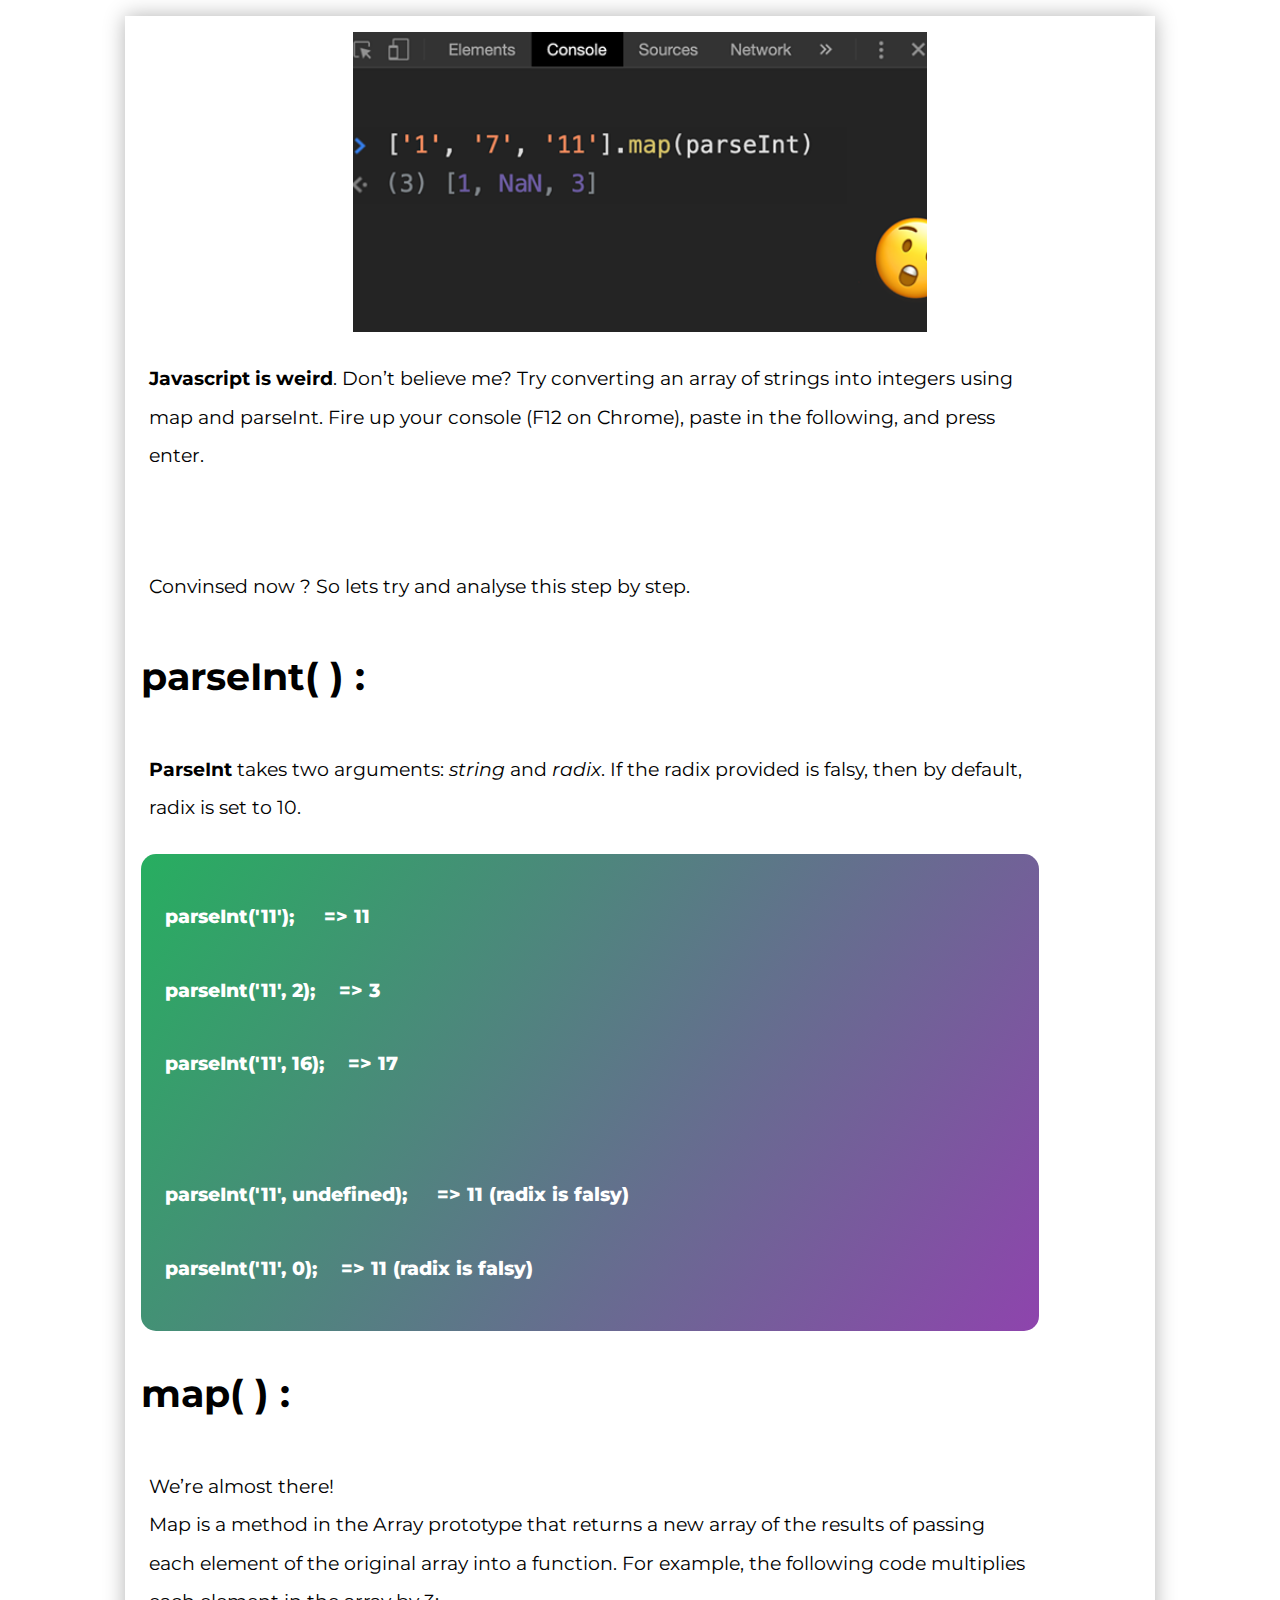
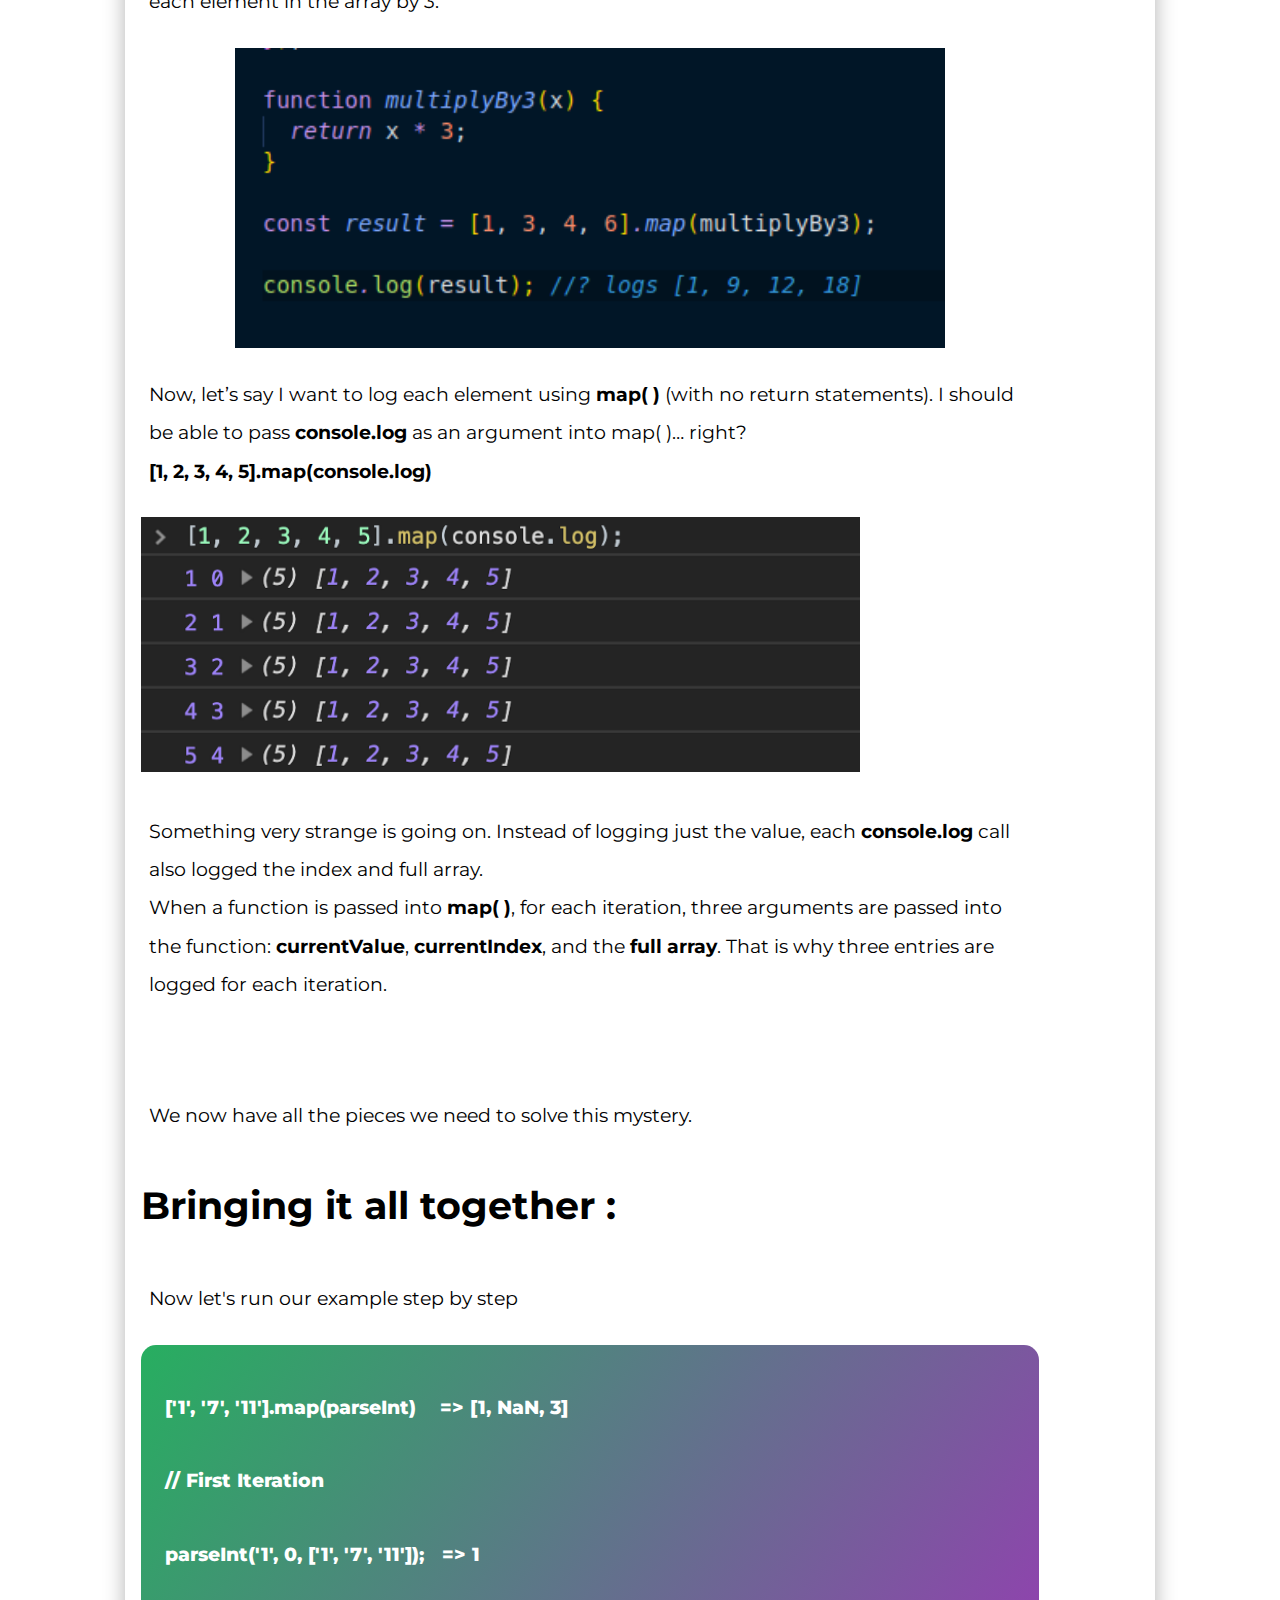
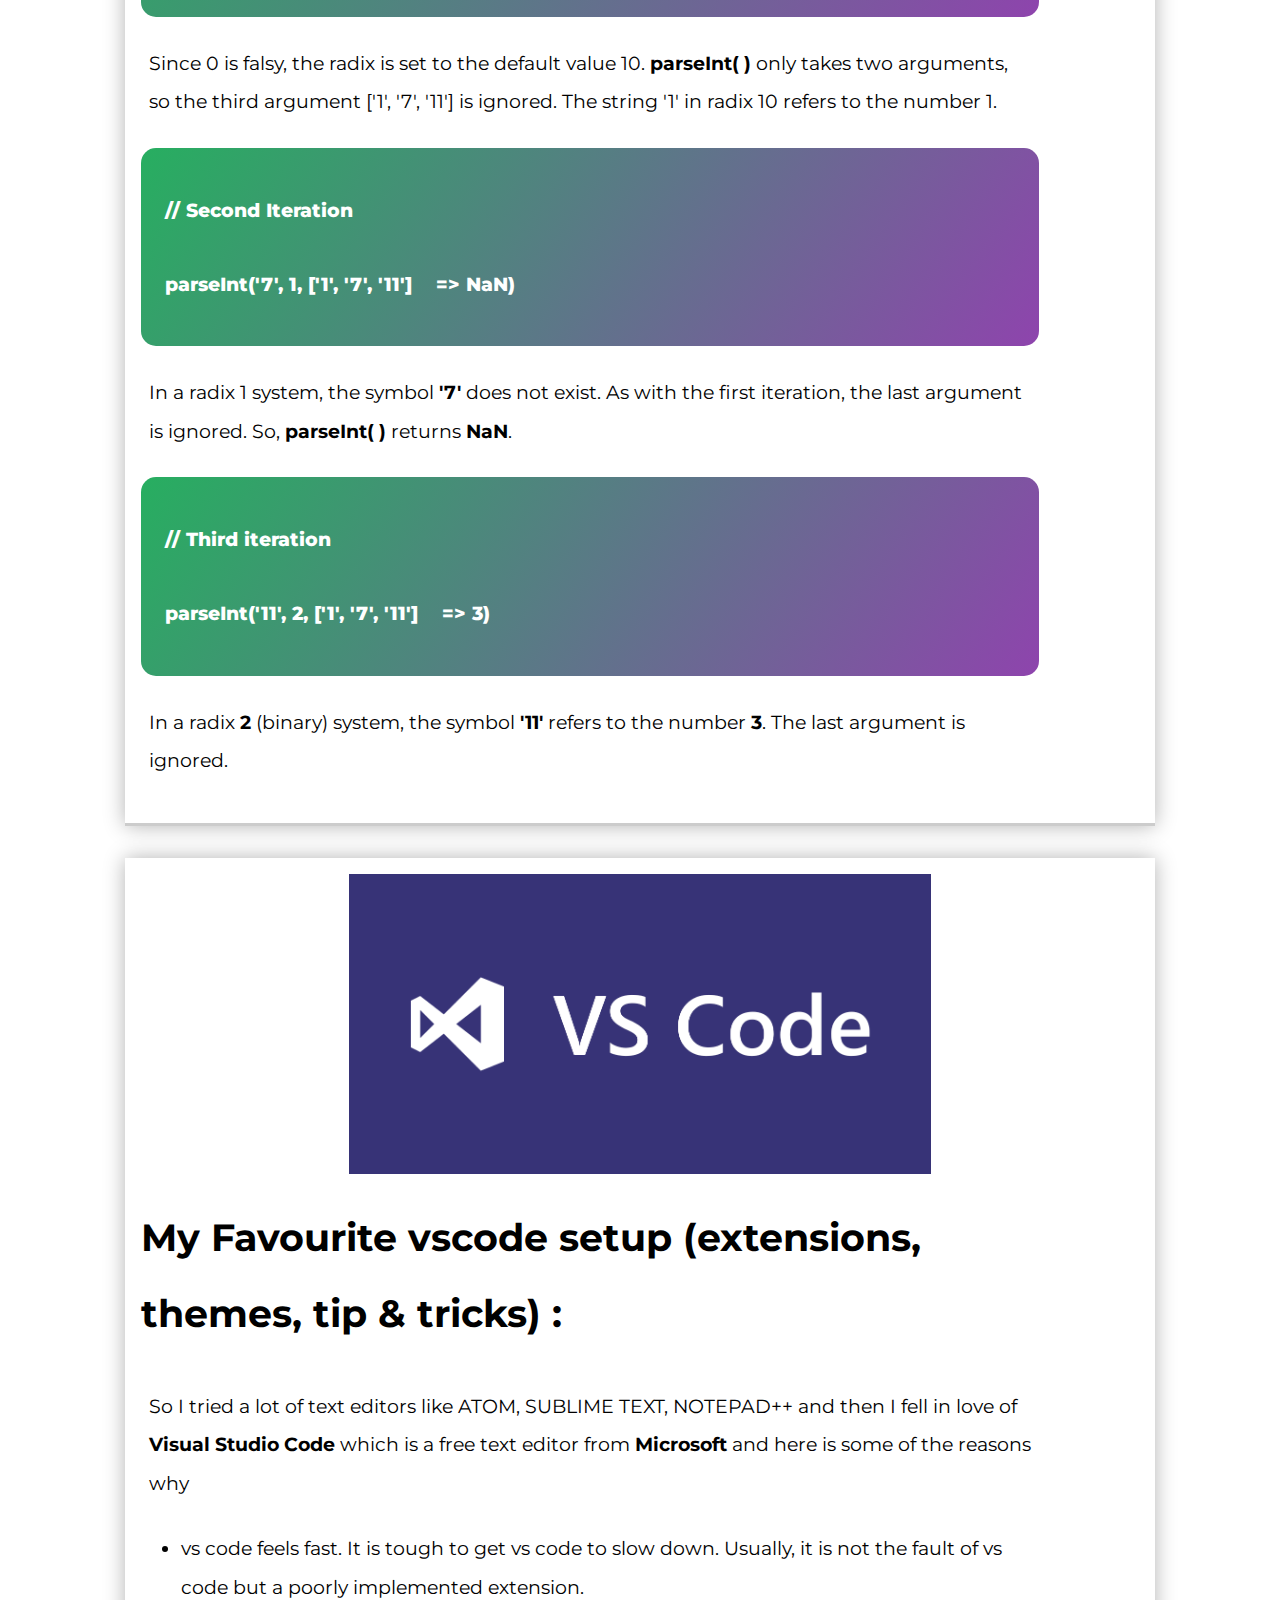
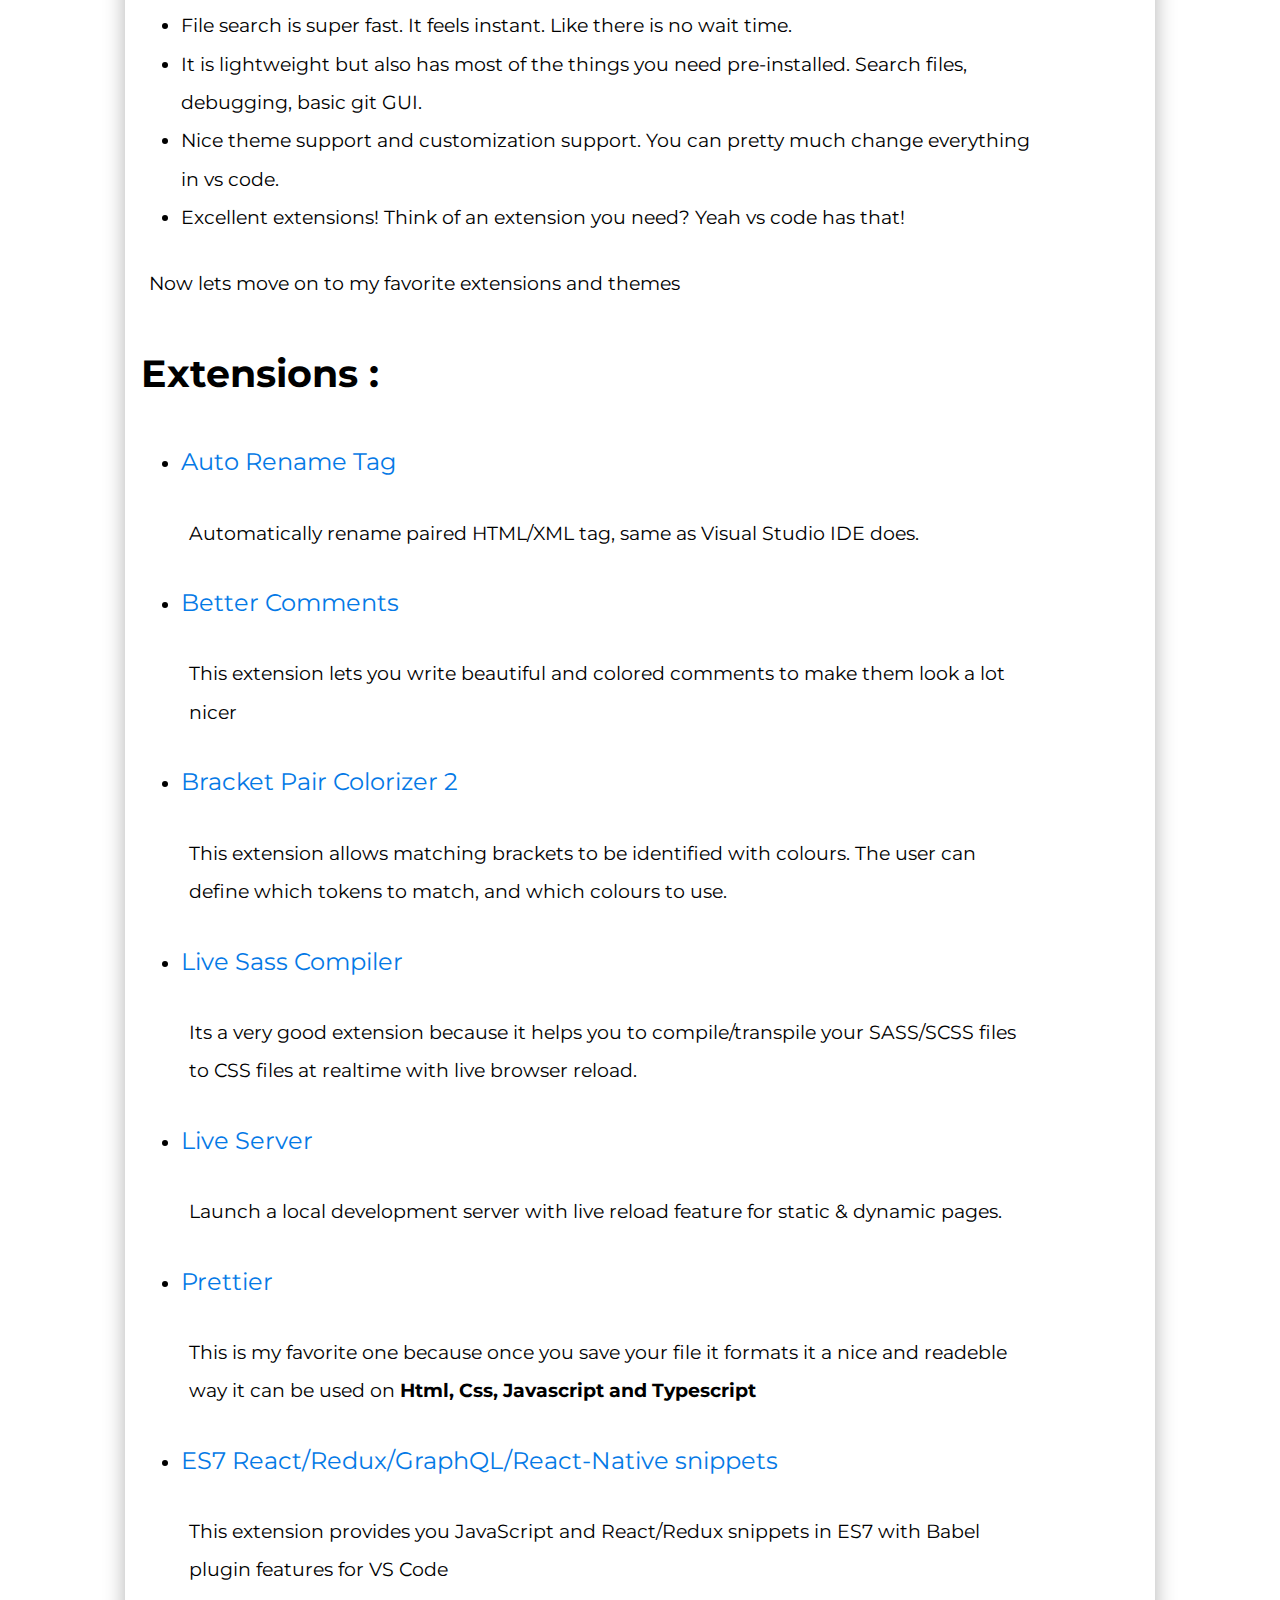
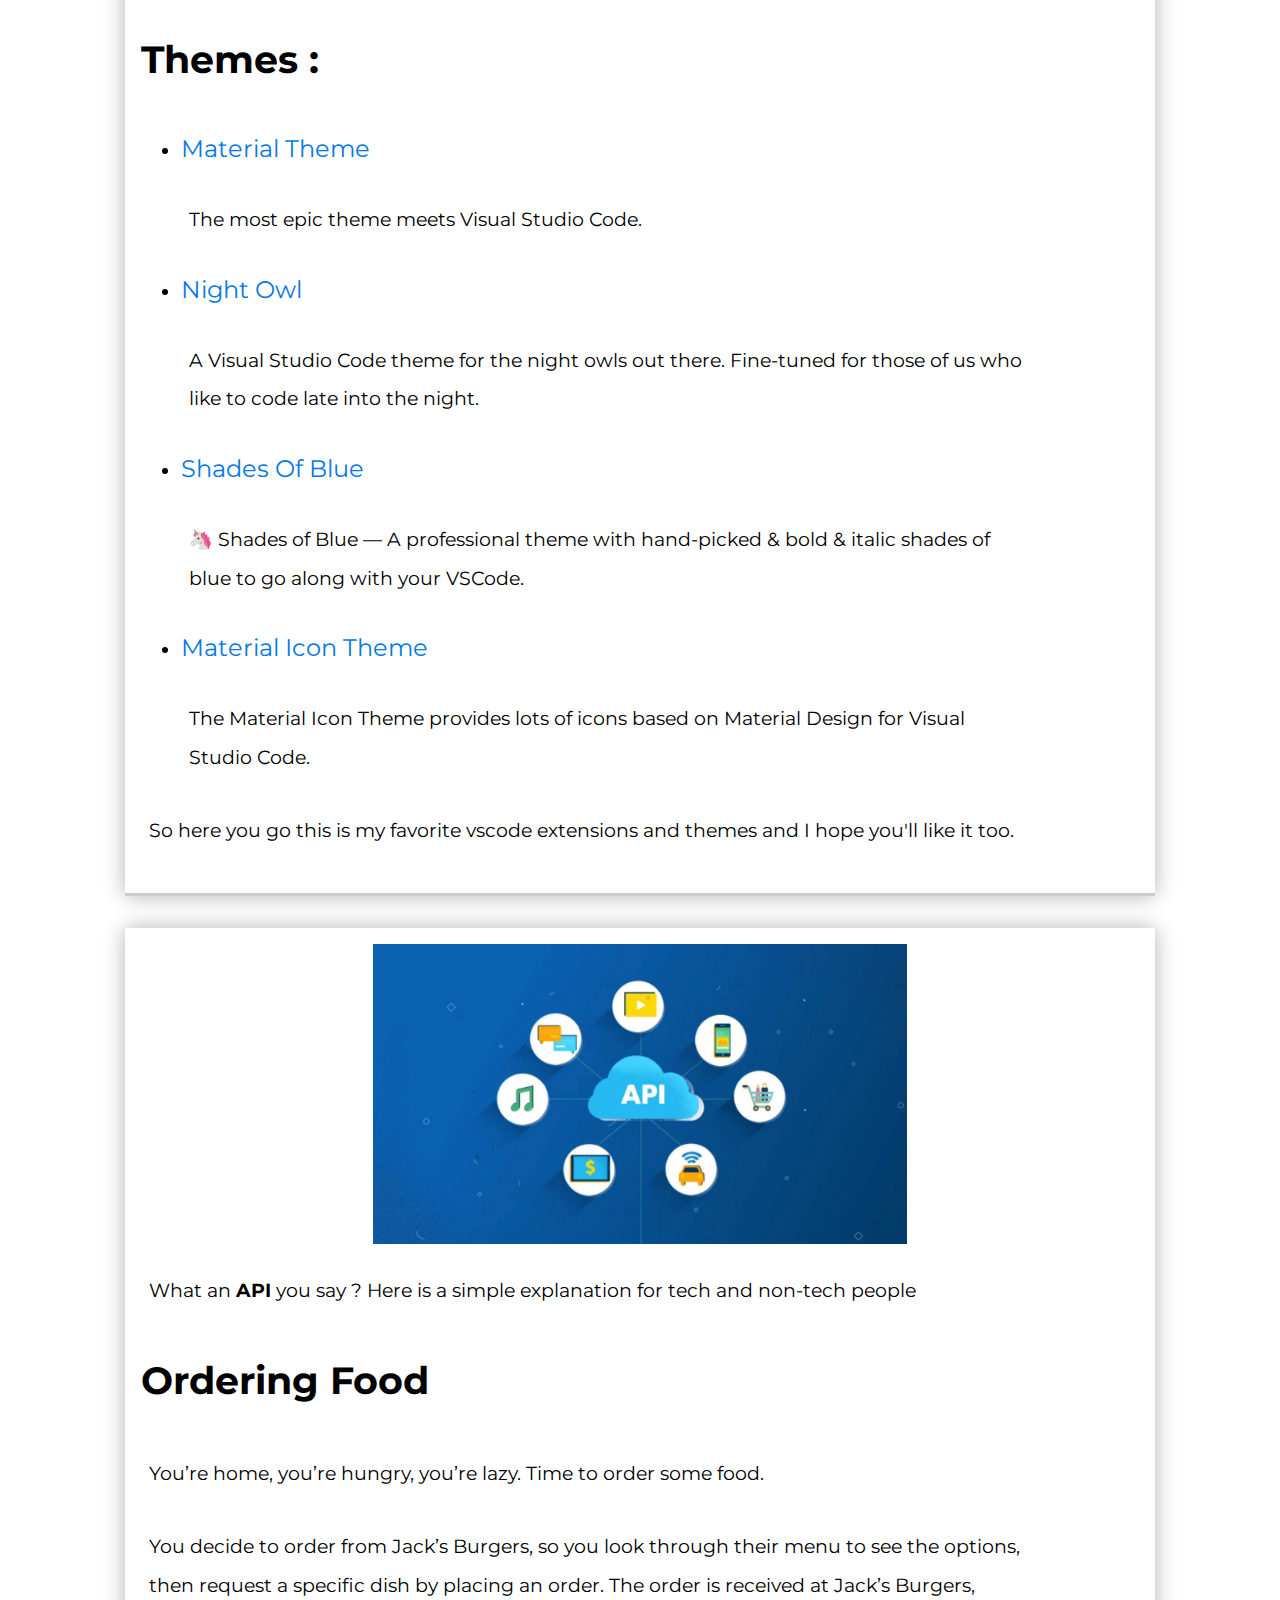
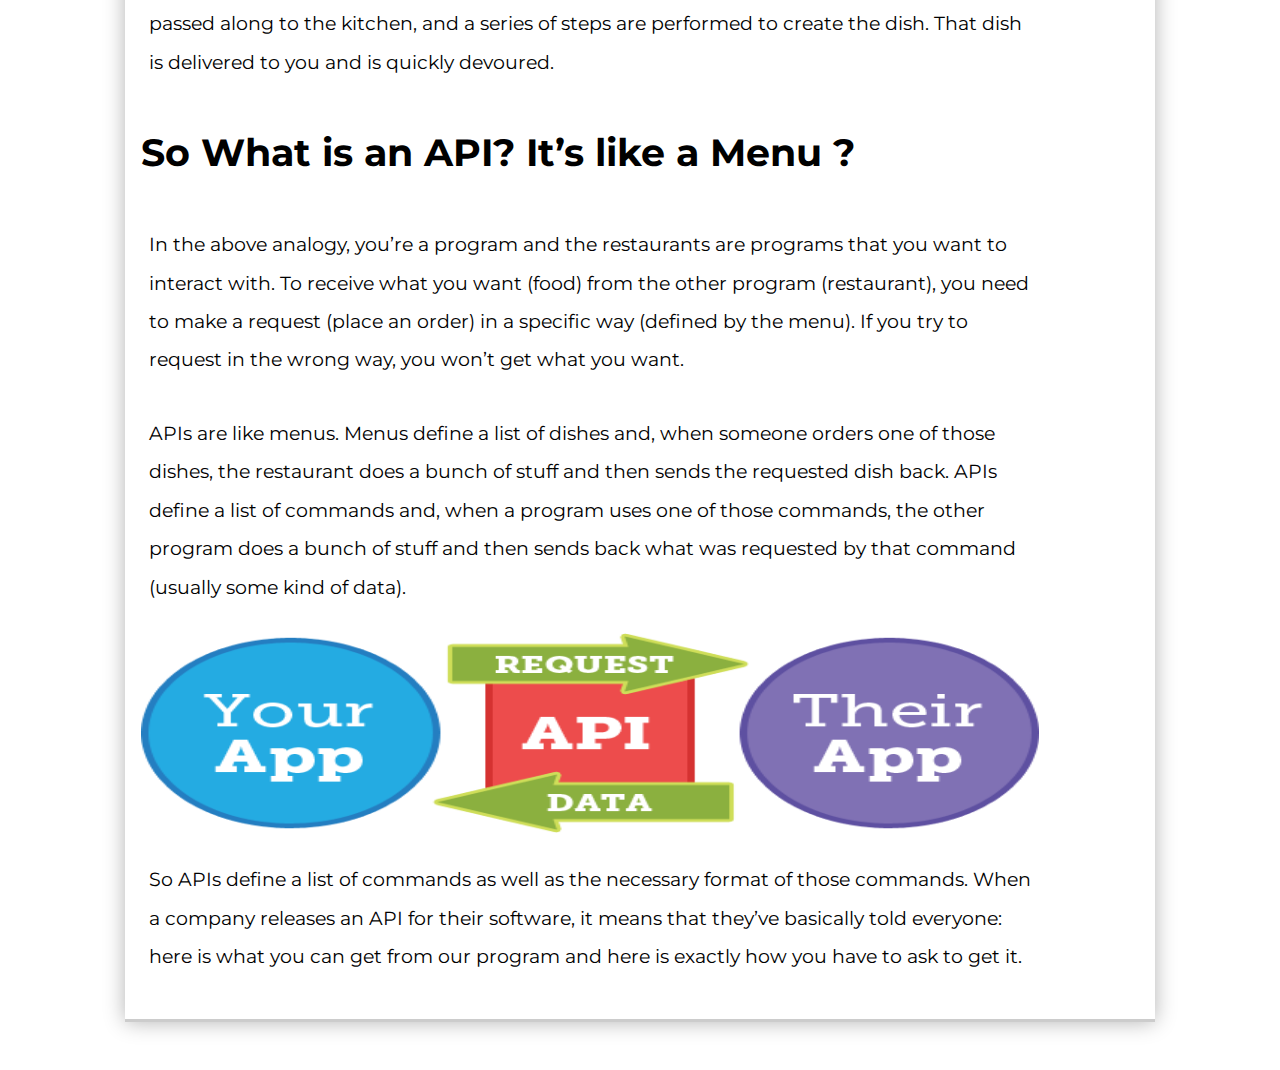
<file: blogs.html>
<!DOCTYPE html>
<html lang="en">
  <head>
    <meta charset="UTF-8" />
    <meta name="viewport" content="width=device-width, initial-scale=1.0" />
    <link rel="stylesheet" href="blogs-style.css" />
    <meta http-equiv="X-UA-Compatible" content="ie=edge" />
    <link
      href="https://fonts.googleapis.com/css?family=Montserrat&display=swap"
      rel="stylesheet"
    />
    <title>Blogs</title>
  </head>
  <body>
    <div class="blog" id="jiw">
      <div class="img">
        <img src="safe_image.png" alt="" />
      </div>
      <div class="content">
        <div class="wrapper">
          <p>
            <b>Javascript is weird</b>. Don’t believe me? Try converting an
            array of strings into integers using map and parseInt. Fire up your
            console (F12 on Chrome), paste in the following, and press enter.
          </p>
          <br />
          <p>Convinsed now ? So lets try and analyse this step by step.</p>
          <h1>parseInt( ) :</h1>
          <p>
            <b>ParseInt</b> takes two arguments: <i>string</i> and <i>radix</i>.
            If the radix provided is falsy, then by default, radix is set to 10.
          </p>
          <div class="snippet">
            <p>parseInt('11'); &nbsp;&nbsp;&nbsp; => 11</p>
            <p>parseInt('11', 2); &nbsp;&nbsp;&nbsp;=> 3</p>
            <p>parseInt('11', 16); &nbsp;&nbsp;&nbsp;=> 17</p>
            <br />
            <p>
              parseInt('11', undefined); &nbsp;&nbsp;&nbsp; => 11 (radix is
              falsy)
            </p>
            <p>parseInt('11', 0); &nbsp;&nbsp;&nbsp;=> 11 (radix is falsy)</p>
          </div>
          <h1>map( ) :</h1>
          <p>
            We’re almost there!
            <br />
            Map is a method in the Array prototype that returns a new array of
            the results of passing each element of the original array into a
            function. For example, the following code multiplies each element in
            the array by 3:
          </p>
          <div class="img">
            <img src="map-snippet.png" alt="" height="250px" width="600px" />
          </div>
          <p>
            Now, let’s say I want to log each element using <b>map( )</b> (with
            no return statements). I should be able to pass
            <b>console.log</b> as an argument into map( )… right?
            <br />
            <b>[1, 2, 3, 4, 5].map(console.log)</b>
          </p>
          <div class="img-container">
            <img src="map-log.png" alt="" width="600px" height="300px" />
          </div>
          <p>
            Something very strange is going on. Instead of logging just the
            value, each <b>console.log</b> call also logged the index and full
            array.
            <br />
            When a function is passed into <b>map( )</b>, for each iteration,
            three arguments are passed into the function: <b>currentValue</b>,
            <b>currentIndex</b>, and the <b>full array</b>. That is why three
            entries are logged for each iteration.
          </p>
          <br />
          <p>We now have all the pieces we need to solve this mystery.</p>
          <h1>Bringing it all together :</h1>
          <p>Now let's run our example step by step</p>
          <div class="snippet">
            <p>['1', '7', '11'].map(parseInt) &nbsp;&nbsp; => [1, NaN, 3]</p>
            <p>// First Iteration</p>
            <p>parseInt('1', 0, ['1', '7', '11']); &nbsp; => 1</p>
          </div>
          <p>
            Since 0 is falsy, the radix is set to the default value 10.
            <b>parseInt( )</b> only takes two arguments, so the third argument
            ['1', '7', '11'] is ignored. The string '1' in radix 10 refers to
            the number 1.
          </p>
          <div class="snippet">
            <p>// Second Iteration</p>
            <p>parseInt('7', 1, ['1', '7', '11'] &nbsp;&nbsp; => NaN)</p>
          </div>
          <p>
            In a radix 1 system, the symbol <b>'7'</b> does not exist. As with
            the first iteration, the last argument is ignored. So,
            <b>parseInt( )</b> returns <b>NaN</b>.
          </p>
          <div class="snippet">
            <p>// Third iteration</p>
            <p>parseInt('11', 2, ['1', '7', '11'] &nbsp;&nbsp; => 3)</p>
          </div>
          <p>
            In a radix <b>2</b> (binary) system, the symbol <b>'11'</b> refers
            to the number <b>3</b>. The last argument is ignored.
          </p>
        </div>
      </div>
    </div>
    <div class="blog" id="vscode-setup">
      <div class="img">
        <img src="vscode.png" alt="" />
      </div>
      <div class="content">
        <div class="wrapper">
          <h1>
            My Favourite vscode setup (extensions, themes, tip & tricks) :
          </h1>
          <p>
            So I tried a lot of text editors like ATOM, SUBLIME TEXT, NOTEPAD++
            and then I fell in love of <b>Visual Studio Code</b> which is a free
            text editor from <b>Microsoft</b> and here is some of the reasons
            why
          </p>
          <ul>
            <li>
              vs code feels fast. It is tough to get vs code to slow down.
              Usually, it is not the fault of vs code but a poorly implemented
              extension.
            </li>
            <li>
              File search is super fast. It feels instant. Like there is no wait
              time.
            </li>
            <li>
              It is lightweight but also has most of the things you need
              pre-installed. Search files, debugging, basic git GUI.
            </li>
            <li>
              Nice theme support and customization support. You can pretty much
              change everything in vs code.
            </li>
            <li>
              Excellent extensions! Think of an extension you need? Yeah vs code
              has that!
            </li>
          </ul>
          <p>Now lets move on to my favorite extensions and themes</p>
          <h1>Extensions :</h1>
          <ul class="ext-list">
            <li>
              <a
                href="https://marketplace.visualstudio.com/items?itemName=formulahendry.auto-rename-tag"
                target="_blank"
                >Auto Rename Tag</a
              >
              <p>
                Automatically rename paired HTML/XML tag, same as Visual Studio
                IDE does.
              </p>
            </li>
            <li>
              <a
                href="https://marketplace.visualstudio.com/items?itemName=aaron-bond.better-comments"
                target="_blank"
                >Better Comments</a
              >
              <p>
                This extension lets you write beautiful and colored comments to
                make them look a lot nicer
              </p>
            </li>
            <li>
              <a
                href="https://marketplace.visualstudio.com/items?itemName=CoenraadS.bracket-pair-colorizer-2"
                target="_blank"
                >Bracket Pair Colorizer 2
              </a>
              <p>
                This extension allows matching brackets to be identified with
                colours. The user can define which tokens to match, and which
                colours to use.
              </p>
            </li>
            <li>
              <a
                href="https://marketplace.visualstudio.com/items?itemName=ritwickdey.live-sass"
                target="_blank"
                >Live Sass Compiler</a
              >
              <p>
                Its a very good extension because it helps you to
                compile/transpile your SASS/SCSS files to CSS files at realtime
                with live browser reload.
              </p>
            </li>
            <li>
              <a
                href="https://marketplace.visualstudio.com/items?itemName=ritwickdey.LiveServer"
                target="_blank"
                >Live Server</a
              >
              <p>
                Launch a local development server with live reload feature for
                static & dynamic pages.
              </p>
            </li>
            <li>
              <a
                href="https://marketplace.visualstudio.com/items?itemName=esbenp.prettier-vscode"
                target="_blank"
                >Prettier</a
              >
              <p>
                This is my favorite one because once you save your file it
                formats it a nice and readeble way it can be used on
                <b>Html, Css, Javascript and Typescript</b>
              </p>
            </li>
            <li>
              <a
                href="https://marketplace.visualstudio.com/items?itemName=dsznajder.es7-react-js-snippets"
                target="_blank"
                >ES7 React/Redux/GraphQL/React-Native snippets
              </a>
              <p>
                This extension provides you JavaScript and React/Redux snippets
                in ES7 with Babel plugin features for VS Code
              </p>
            </li>
          </ul>
          <h1>Themes :</h1>
          <ul>
            <li>
              <a
                href="https://marketplace.visualstudio.com/items?itemName=Equinusocio.vsc-material-theme"
                target="_blank"
                >Material Theme
              </a>
              <p>The most epic theme meets Visual Studio Code.</p>
            </li>
            <li>
              <a
                href="https://marketplace.visualstudio.com/items?itemName=sdras.night-owl"
                target="_blank"
                >Night Owl</a
              >
              <p>
                A Visual Studio Code theme for the night owls out there.
                Fine-tuned for those of us who like to code late into the night.
              </p>
            </li>
            <li>
              <a
                href="https://marketplace.visualstudio.com/items?itemName=shades-of-blue.shades-of-blue"
                target="_blank"
                >Shades Of Blue</a
              >
              <p>
                🦄 Shades of Blue — A professional theme with hand-picked & bold
                & italic shades of blue to go along with your VSCode.
              </p>
            </li>
            <li>
              <a
                href="https://marketplace.visualstudio.com/items?itemName=PKief.material-icon-theme"
                target="_blank"
                >Material Icon Theme</a
              >
              <p>
                The Material Icon Theme provides lots of icons based on Material
                Design for Visual Studio Code.
              </p>
            </li>
          </ul>
          <p>
            So here you go this is my favorite vscode extensions and themes and
            I hope you'll like it too.
          </p>
        </div>
      </div>
    </div>
    <div class="blog" id="api">
      <div class="img">
        <img src="api.webp" alt="" />
      </div>
      <div class="content">
        <div class="wrapper">
          <p>
            What an <b>API</b> you say ? Here is a simple explanation for tech
            and non-tech people
          </p>
          <h1>Ordering Food</h1>
          <p>
            You’re home, you’re hungry, you’re lazy. Time to order some food.
          </p>
          <p>
            You decide to order from Jack’s Burgers, so you look through their
            menu to see the options, then request a specific dish by placing an
            order. The order is received at Jack’s Burgers, passed along to the
            kitchen, and a series of steps are performed to create the dish.
            That dish is delivered to you and is quickly devoured.
          </p>
          <h1>So What is an API? It’s like a Menu ?</h1>
          <p>
            In the above analogy, you’re a program and the restaurants are
            programs that you want to interact with. To receive what you want
            (food) from the other program (restaurant), you need to make a
            request (place an order) in a specific way (defined by the menu). If
            you try to request in the wrong way, you won’t get what you want.
          </p>
          <p>
            APIs are like menus. Menus define a list of dishes and, when someone
            orders one of those dishes, the restaurant does a bunch of stuff and
            then sends the requested dish back. APIs define a list of commands
            and, when a program uses one of those commands, the other program
            does a bunch of stuff and then sends back what was requested by that
            command (usually some kind of data).
          </p>
          <div class="img1"><img src="api-illus.png" alt="" /></div>

          <p>
            So APIs define a list of commands as well as the necessary format of
            those commands. When a company releases an API for their software,
            it means that they’ve basically told everyone: here is what you can
            get from our program and here is exactly how you have to ask to get
            it.
          </p>
        </div>
      </div>
    </div>
  </body>
</html>
</file>
<file: blogs-style.css>
html {
  -webkit-box-sizing: border-box;
          box-sizing: border-box;
  scroll-behavior: smooth;
}

html body {
  margin: 1rem;
  padding: 0;
  -webkit-box-sizing: border-box;
          box-sizing: border-box;
  font-family: "Montserrat", sans-serif;
  display: -webkit-box;
  display: -ms-flexbox;
  display: flex;
  -webkit-box-align: center;
      -ms-flex-align: center;
          align-items: center;
  -webkit-box-orient: vertical;
  -webkit-box-direction: normal;
      -ms-flex-direction: column;
          flex-direction: column;
}

html body .blog {
  display: -webkit-box;
  display: -ms-flexbox;
  display: flex;
  -webkit-box-shadow: 0 0 20px rgba(0, 0, 0, 0.3);
          box-shadow: 0 0 20px rgba(0, 0, 0, 0.3);
  padding: 1rem;
  border-bottom: 3px solid #ccc;
  margin-bottom: 2rem;
  -webkit-box-orient: vertical;
  -webkit-box-direction: normal;
      -ms-flex-direction: column;
          flex-direction: column;
  -webkit-box-align: center;
      -ms-flex-align: center;
          align-items: center;
  width: 80%;
}

html body .blog .img {
  width: 100%;
  display: -webkit-box;
  display: -ms-flexbox;
  display: flex;
  -webkit-box-pack: center;
      -ms-flex-pack: center;
          justify-content: center;
  -webkit-box-align: center;
      -ms-flex-align: center;
          align-items: center;
  height: 300px;
  -o-object-fit: contain;
     object-fit: contain;
}

html body .blog .img img {
  width: 100%;
  -o-object-fit: contain;
     object-fit: contain;
  height: 100%;
}

html body .blog .content {
  width: 100%;
}

html body .blog .content .wrapper {
  width: 90%;
  font-size: 1.2rem;
  line-height: 2;
}

html body .blog .content .wrapper .sharethis-inline-share-buttons {
  height: 100px;
}

html body .blog .content .wrapper .img1 {
  width: 100%;
  display: -webkit-box;
  display: -ms-flexbox;
  display: flex;
  -webkit-box-pack: center;
      -ms-flex-pack: center;
          justify-content: center;
  -webkit-box-align: center;
      -ms-flex-align: center;
          align-items: center;
  height: 200px;
}

html body .blog .content .wrapper .img1 img {
  width: 100%;
  height: 100%;
}

html body .blog .content .wrapper ul li a {
  text-decoration: none;
  font-size: 1.5rem;
  color: #0479e6;
}

html body .blog .content .wrapper p {
  padding: 0.5rem;
}

html body .blog .content .wrapper .snippet {
  background: linear-gradient(125deg, #27ae60, #8e44ad);
  color: #fff;
  font-weight: 800;
  padding: 1rem;
  border-radius: 15px;
  margin: auto;
}

html body .blog .content .wrapper .img-container {
  width: 80%;
}

html body .blog .content .wrapper .img-container img {
  width: 100%;
  height: 100%;
}

@media (max-width: 600px) {
  html body {
    margin: 0.5rem;
  }
  html body .blog {
    width: 100%;
  }
  html body .blog .content .wrapper {
    margin: 0;
    width: 100%;
  }
  html body .blog .content .wrapper ul {
    padding: 0.1rem;
    list-style-type: none;
  }
  html body .blog .content .wrapper ul li {
    font-size: 1rem;
  }
  html body .blog .content .wrapper ul li a {
    font-size: 1.2rem;
  }
  html body .blog .content .wrapper ul li p {
    font-size: 1rem;
    width: 80%;
  }
  html body .blog .content .wrapper h1 {
    font-size: 1.5rem;
  }
  html body .blog .content .wrapper p {
    font-size: 1rem;
    width: 100%;
  }
  html body .blog .content .wrapper .snippet {
    font-size: 1.1rem;
  }
}
/*# sourceMappingURL=blogs-style.css.map */
</file>
